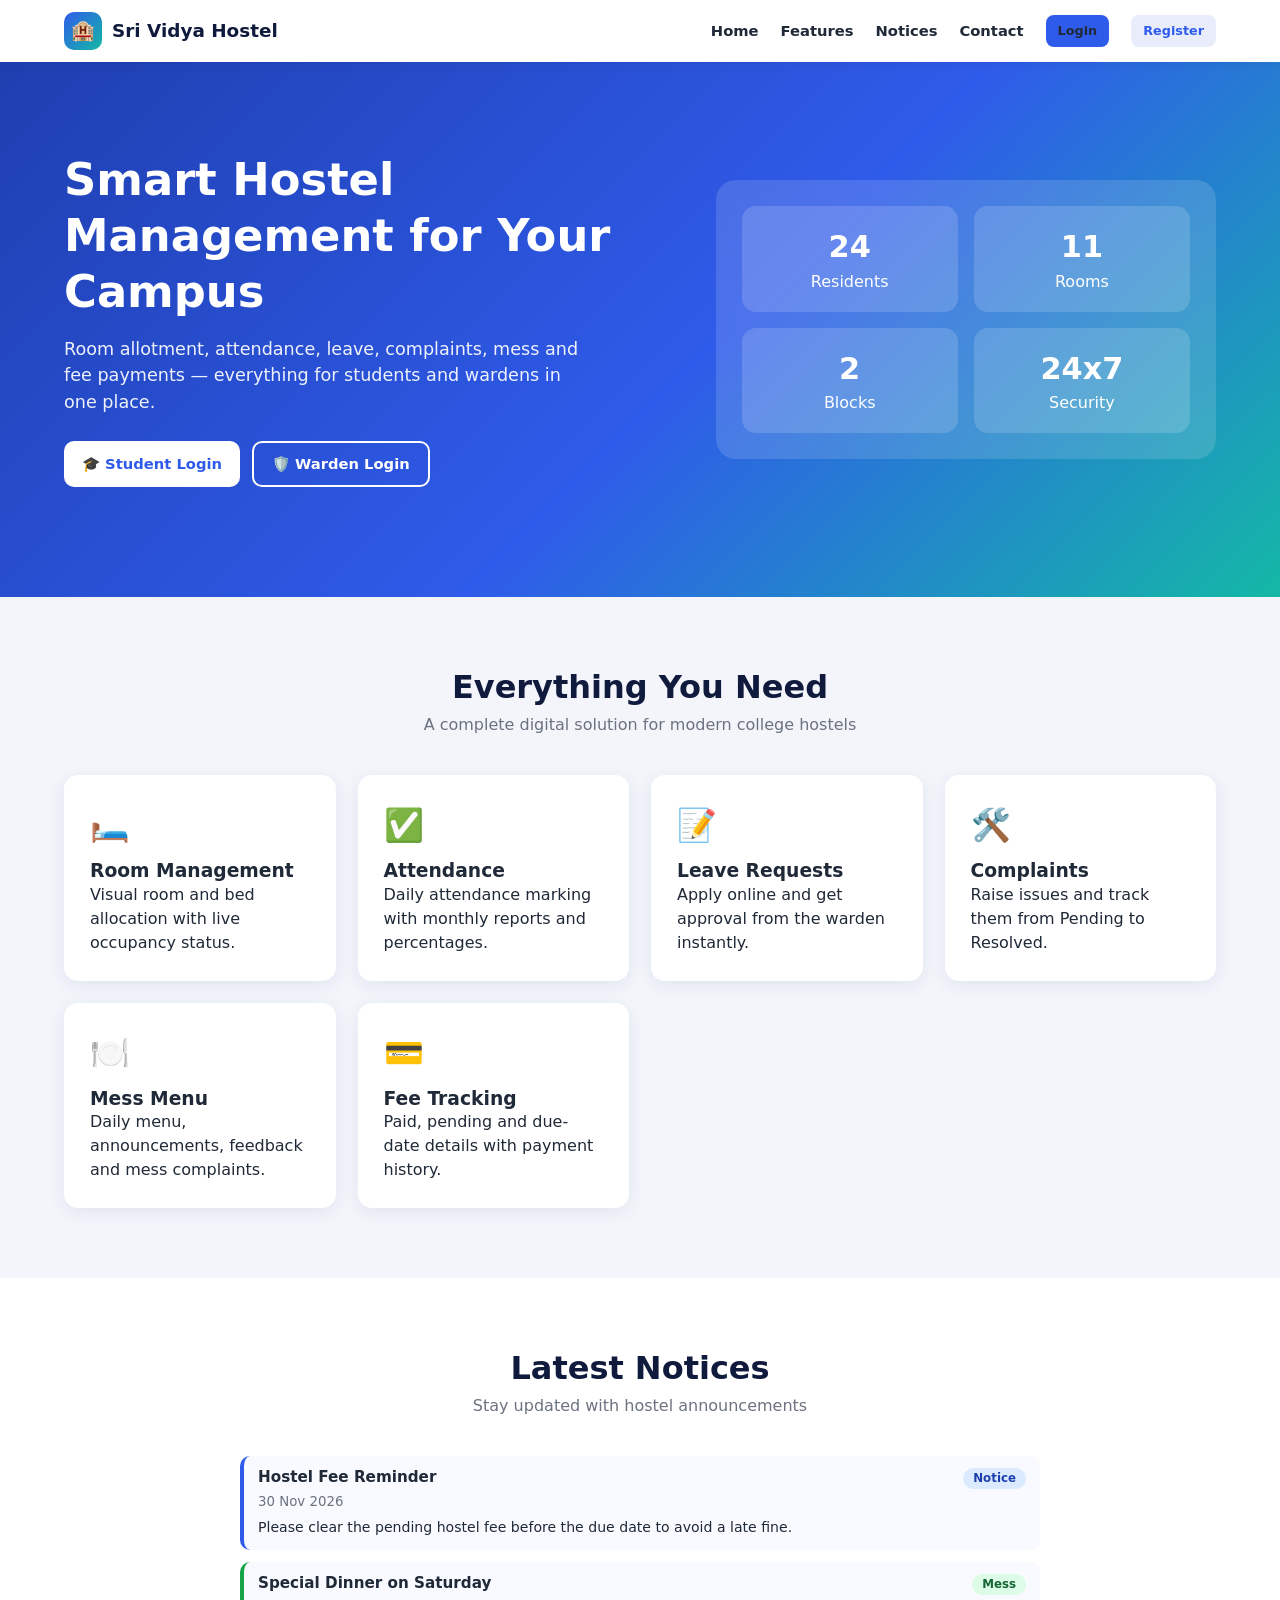
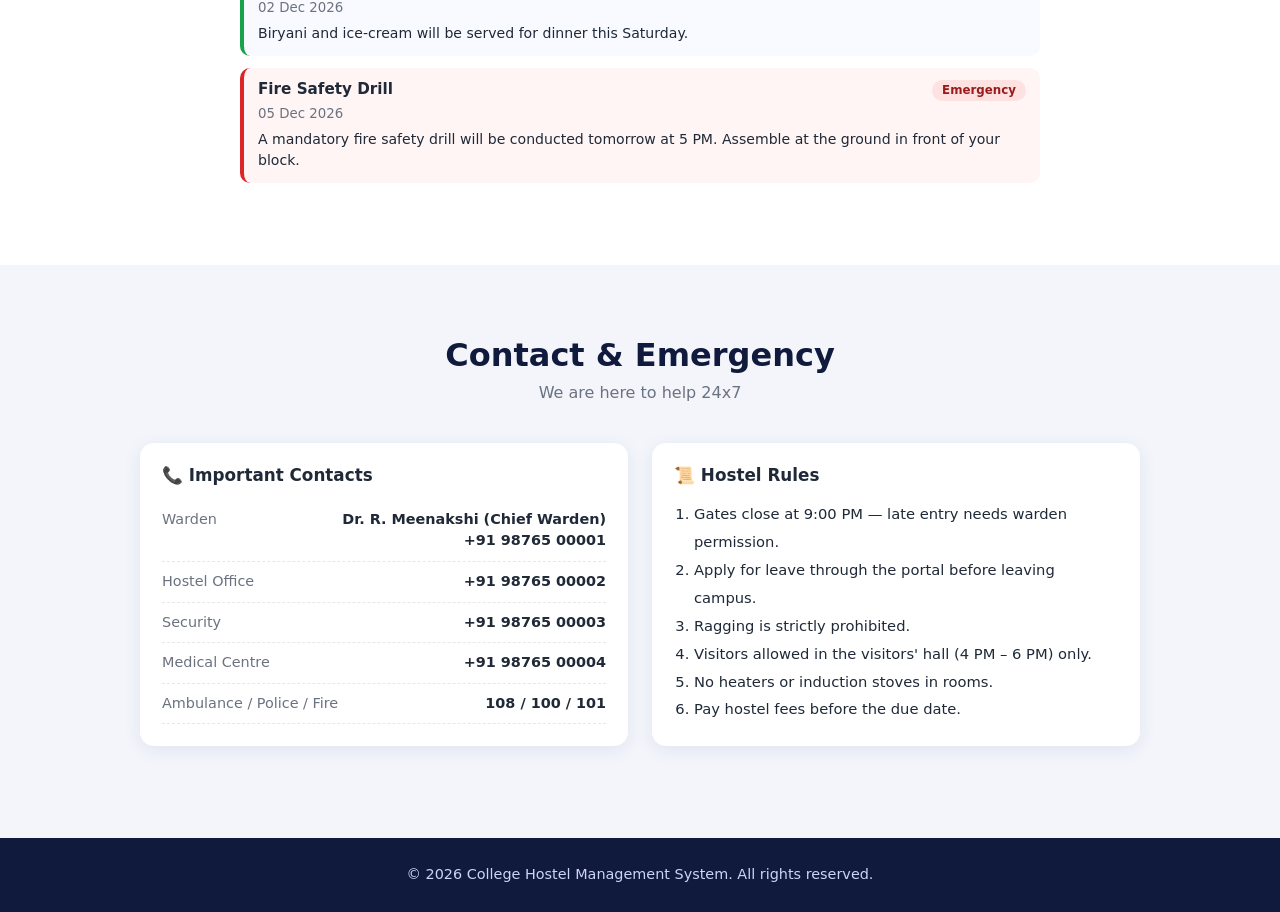
<file: index.html>
<!DOCTYPE html>
<html lang="en">
<head>
  <meta charset="UTF-8">
  <meta name="viewport" content="width=device-width, initial-scale=1.0">
  <title>Hostel Management System</title>
  <link rel="stylesheet" href="style.css">
</head>
<body data-page="home">

  <!-- Navigation -->
  <header class="navbar">
    <div class="brand"><div class="logo">🏨</div><span id="hostelNameBrand">College Hostel</span></div>
    <button class="nav-toggle" onclick="document.getElementById('navLinks').classList.toggle('open')">☰</button>
    <nav class="nav-links" id="navLinks">
      <a href="#home">Home</a>
      <a href="#features">Features</a>
      <a href="#notices">Notices</a>
      <a href="#contact">Contact</a>
      <a class="btn sm" href="login.html#student">Login</a>
      <a class="btn sm secondary" href="login.html#register">Register</a>
    </nav>
  </header>

  <!-- Hero -->
  <section class="hero" id="home">
    <div>
      <h1>Smart Hostel Management for Your Campus</h1>
      <p>Room allotment, attendance, leave, complaints, mess and fee payments — everything for students and wardens in one place.</p>
      <div class="hero-actions">
        <a class="btn" href="login.html#student">🎓 Student Login</a>
        <a class="btn outline" href="login.html#admin">🛡️ Warden Login</a>
      </div>
    </div>
    <div class="hero-card" id="homeStats"></div>
  </section>

  <!-- Features -->
  <section class="section-pad" id="features">
    <div class="section-title"><h2>Everything You Need</h2><p>A complete digital solution for modern college hostels</p></div>
    <div class="feature-grid">
      <div class="feature"><div class="ic">🛏️</div><h3>Room Management</h3><p>Visual room and bed allocation with live occupancy status.</p></div>
      <div class="feature"><div class="ic">✅</div><h3>Attendance</h3><p>Daily attendance marking with monthly reports and percentages.</p></div>
      <div class="feature"><div class="ic">📝</div><h3>Leave Requests</h3><p>Apply online and get approval from the warden instantly.</p></div>
      <div class="feature"><div class="ic">🛠️</div><h3>Complaints</h3><p>Raise issues and track them from Pending to Resolved.</p></div>
      <div class="feature"><div class="ic">🍽️</div><h3>Mess Menu</h3><p>Daily menu, announcements, feedback and mess complaints.</p></div>
      <div class="feature"><div class="ic">💳</div><h3>Fee Tracking</h3><p>Paid, pending and due-date details with payment history.</p></div>
    </div>
  </section>

  <!-- Notices -->
  <section class="section-pad" id="notices" style="background:#fff">
    <div class="section-title"><h2>Latest Notices</h2><p>Stay updated with hostel announcements</p></div>
    <div style="max-width:800px;margin:auto" id="homeNotices"></div>
  </section>

  <!-- Contact -->
  <section class="section-pad" id="contact">
    <div class="section-title"><h2>Contact & Emergency</h2><p>We are here to help 24x7</p></div>
    <div class="two-col" style="max-width:1000px;margin:auto">
      <div class="card"><h3>📞 Important Contacts</h3><div id="homeContacts"></div></div>
      <div class="card"><h3>📜 Hostel Rules</h3>
        <ol style="padding-left:20px;line-height:1.9;font-size:.92rem">
          <li>Gates close at 9:00 PM — late entry needs warden permission.</li>
          <li>Apply for leave through the portal before leaving campus.</li>
          <li>Ragging is strictly prohibited.</li>
          <li>Visitors allowed in the visitors' hall (4 PM – 6 PM) only.</li>
          <li>No heaters or induction stoves in rooms.</li>
          <li>Pay hostel fees before the due date.</li>
        </ol>
      </div>
    </div>
  </section>

  <footer class="footer">© 2026 College Hostel Management System. All rights reserved.</footer>

  <script src="script.js"></script>
  <script>initHome();</script>
</body>
</html>
</file>
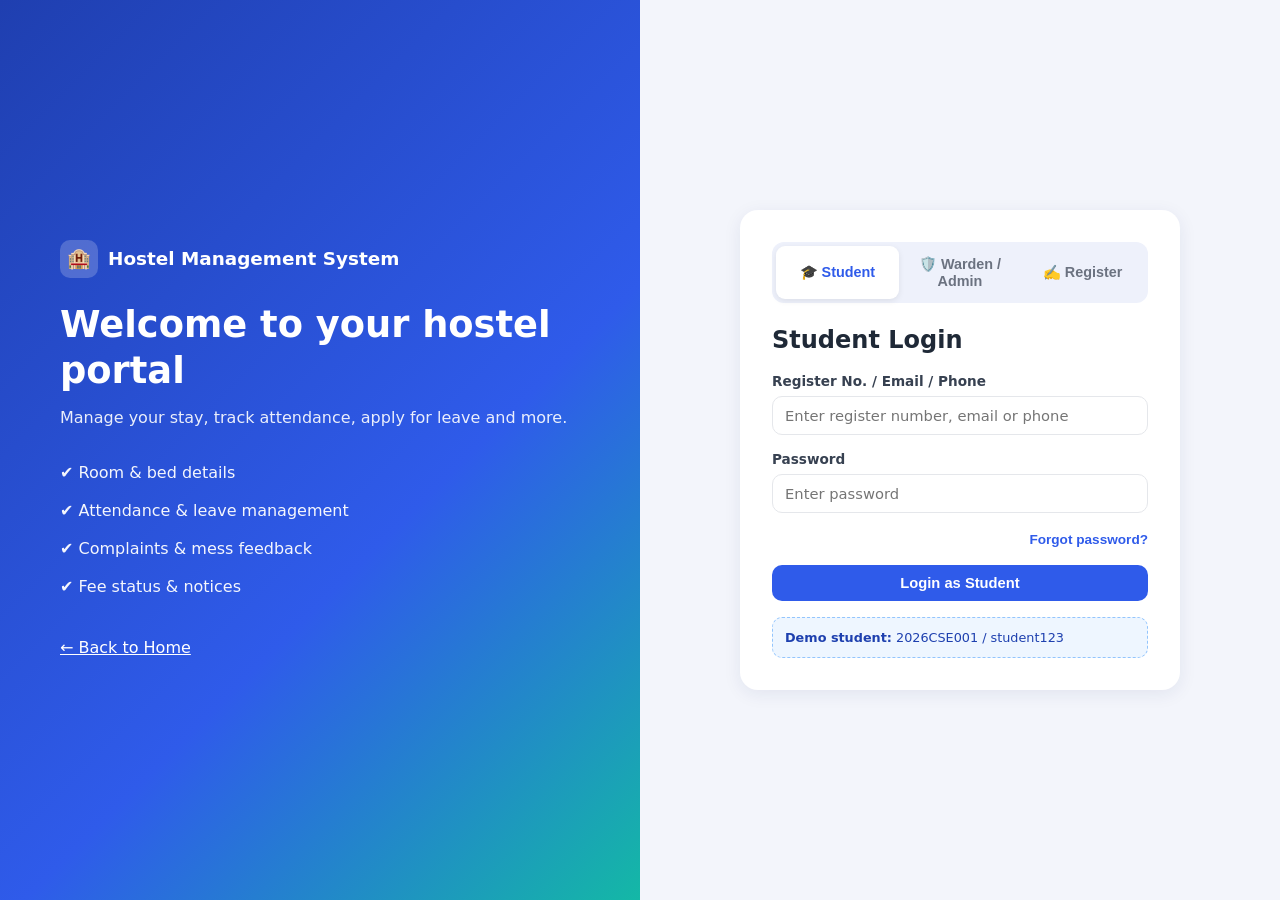
<file: Admin dashboard.html>
<!DOCTYPE html>
<html lang="en">
<head>
  <meta charset="UTF-8">
  <meta name="viewport" content="width=device-width, initial-scale=1.0">
  <title>Admin Dashboard - Hostel Management System</title>
  <link rel="stylesheet" href="style.css">
</head>
<body data-page="admin">
<div class="layout">
  <aside class="sidebar" id="sidebar"></aside>
  <div class="overlay" id="overlay"></div>

  <div class="main">
    <header class="topbar">
      <div class="top-left"><button class="menu-btn" id="menuBtn">☰</button><h2 id="pageTitle">Admin Dashboard</h2></div>
      <div class="user-chip" id="userChip"></div>
    </header>

    <main class="content">
      <!-- Each section is filled by script.js (adminRenderers) -->
      <section class="section" id="sec-dashboard"></section>
      <section class="section" id="sec-students"></section>
      <section class="section" id="sec-rooms"></section>
      <section class="section" id="sec-attendance"></section>
      <section class="section" id="sec-leaves"></section>
      <section class="section" id="sec-complaints"></section>
      <section class="section" id="sec-fees"></section>
      <section class="section" id="sec-notices"></section>
      <section class="section" id="sec-mess"></section>
      <section class="section" id="sec-contact"></section>
      <section class="section" id="sec-settings"></section>
    </main>
  </div>
</div>

<script src="script.js"></script>
<script>initAdmin();</script>
</body>
</html>
</file>
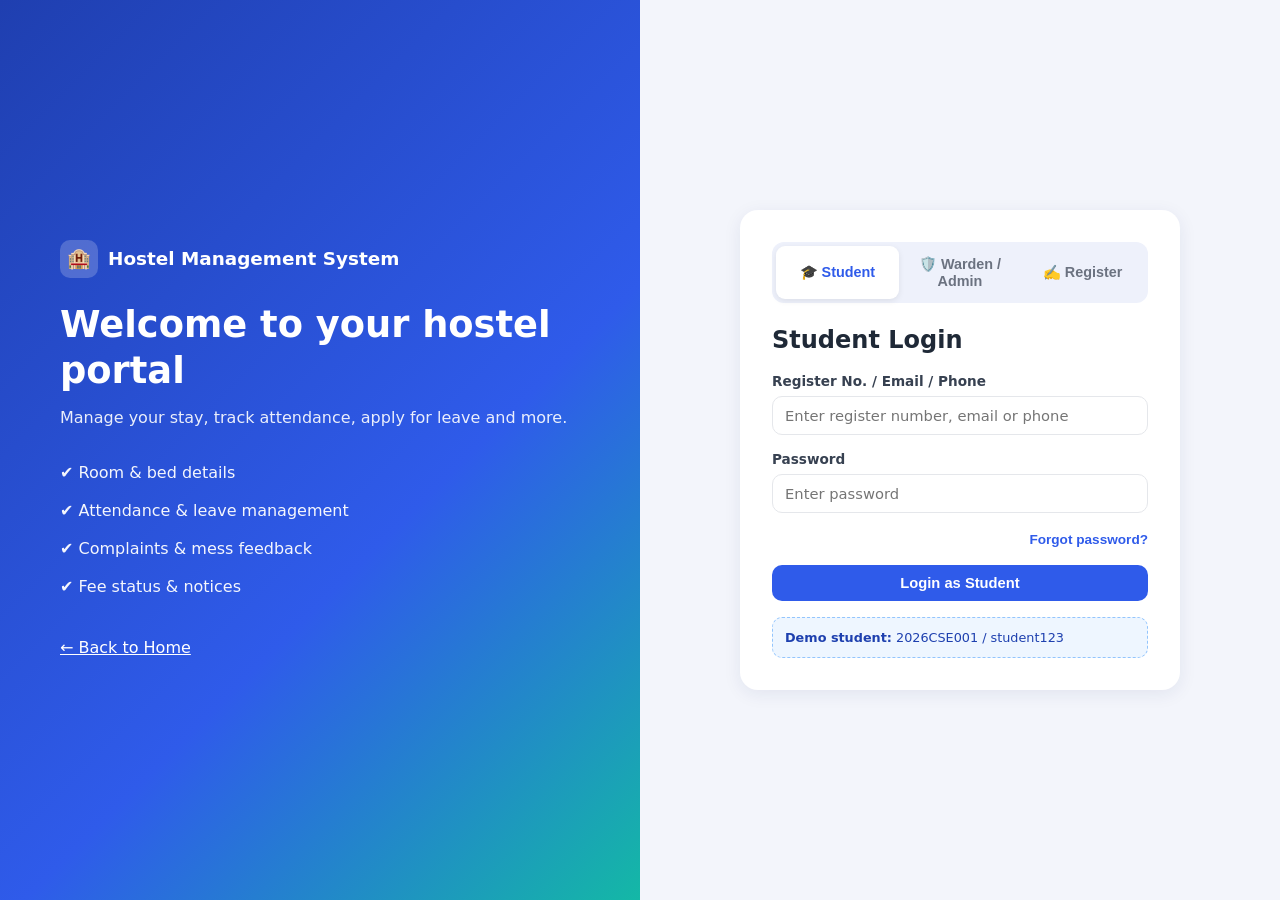
<file: login.html>
<!DOCTYPE html>
<html lang="en">
<head>
  <meta charset="UTF-8">
  <meta name="viewport" content="width=device-width, initial-scale=1.0">
  <title>Login - Hostel Management System</title>
  <link rel="stylesheet" href="style.css">
</head>
<body data-page="login">
<div class="auth-wrap">

  <div class="auth-side">
    <div class="brand" style="color:#fff;margin-bottom:24px"><div class="logo" style="background:rgba(255,255,255,.2)">🏨</div>Hostel Management System</div>
    <h1>Welcome to your hostel portal</h1>
    <p style="opacity:.9">Manage your stay, track attendance, apply for leave and more.</p>
    <ul>
      <li>✔ Room &amp; bed details</li>
      <li>✔ Attendance &amp; leave management</li>
      <li>✔ Complaints &amp; mess feedback</li>
      <li>✔ Fee status &amp; notices</li>
    </ul>
    <p style="margin-top:30px"><a href="index.html" style="color:#fff;text-decoration:underline">← Back to Home</a></p>
  </div>

  <div class="auth-main">
    <div class="auth-box">
      <div class="tabs">
        <button class="active" data-tab="student" onclick="switchAuthTab('student')">🎓 Student</button>
        <button data-tab="admin" onclick="switchAuthTab('admin')">🛡️ Warden / Admin</button>
        <button data-tab="register" onclick="switchAuthTab('register')">✍️ Register</button>
      </div>

      <!-- Student login -->
      <form class="auth-form" id="form-student" onsubmit="event.preventDefault();doLogin('student')">
        <h2 style="margin-bottom:16px">Student Login</h2>
        <div class="alert" id="studentAlert"></div>
        <div class="form-group"><label>Register No. / Email / Phone</label><input id="studentId" placeholder="Enter register number, email or phone" autocomplete="username"></div>
        <div class="form-group"><label>Password</label><input type="password" id="studentPw" placeholder="Enter password" autocomplete="current-password"></div>
        <div style="text-align:right;margin-bottom:14px"><button type="button" class="link" onclick="forgotPassword()">Forgot password?</button></div>
        <button class="btn block">Login as Student</button>
        <div class="hint" id="studentHint"></div>
      </form>

      <!-- Admin login -->
      <form class="auth-form" id="form-admin" style="display:none" onsubmit="event.preventDefault();doLogin('admin')">
        <h2 style="margin-bottom:16px">Warden / Admin Login</h2>
        <div class="alert" id="adminAlert"></div>
        <div class="form-group"><label>Username / Email / Phone</label><input id="adminId" placeholder="Enter username" autocomplete="username"></div>
        <div class="form-group"><label>Password</label><input type="password" id="adminPw" placeholder="Enter password" autocomplete="current-password"></div>
        <div style="text-align:right;margin-bottom:14px"><button type="button" class="link" onclick="forgotPassword()">Forgot password?</button></div>
        <button class="btn block">Login as Warden</button>
        <div class="hint" id="adminHint"></div>
      </form>

      <!-- Registration -->
      <form class="auth-form" id="form-register" style="display:none" onsubmit="event.preventDefault();doRegister()">
        <h2 style="margin-bottom:16px">Student Registration</h2>
        <div class="alert" id="regAlert"></div>
        <div class="form-group"><label>Full Name</label><input id="rName"></div>
        <div class="form-row">
          <div class="form-group"><label>Register No.</label><input id="rReg"></div>
          <div class="form-group"><label>Gender</label><select id="rGender"><option value="">Select</option><option>Male</option><option>Female</option><option>Other</option></select></div>
        </div>
        <div class="form-row">
          <div class="form-group"><label>Email</label><input type="email" id="rEmail"></div>
          <div class="form-group"><label>Phone (10 digits)</label><input id="rPhone" maxlength="10"></div>
        </div>
        <div class="form-row">
          <div class="form-group"><label>Department</label><select id="rDept"><option value="">Select</option><option>CSE</option><option>IT</option><option>ECE</option><option>EEE</option><option>MECH</option><option>CIVIL</option></select></div>
          <div class="form-group"><label>Year</label><select id="rYear"><option value="">Select</option><option>1</option><option>2</option><option>3</option><option>4</option></select></div>
        </div>
        <div class="form-row">
          <div class="form-group"><label>Password</label><input type="password" id="rPw"></div>
          <div class="form-group"><label>Confirm Password</label><input type="password" id="rPw2"></div>
        </div>
        <button class="btn block">Create Account</button>
      </form>
    </div>
  </div>
</div>

<script src="script.js"></script>
<script>initLogin();</script>
</body>
</html>
</file>
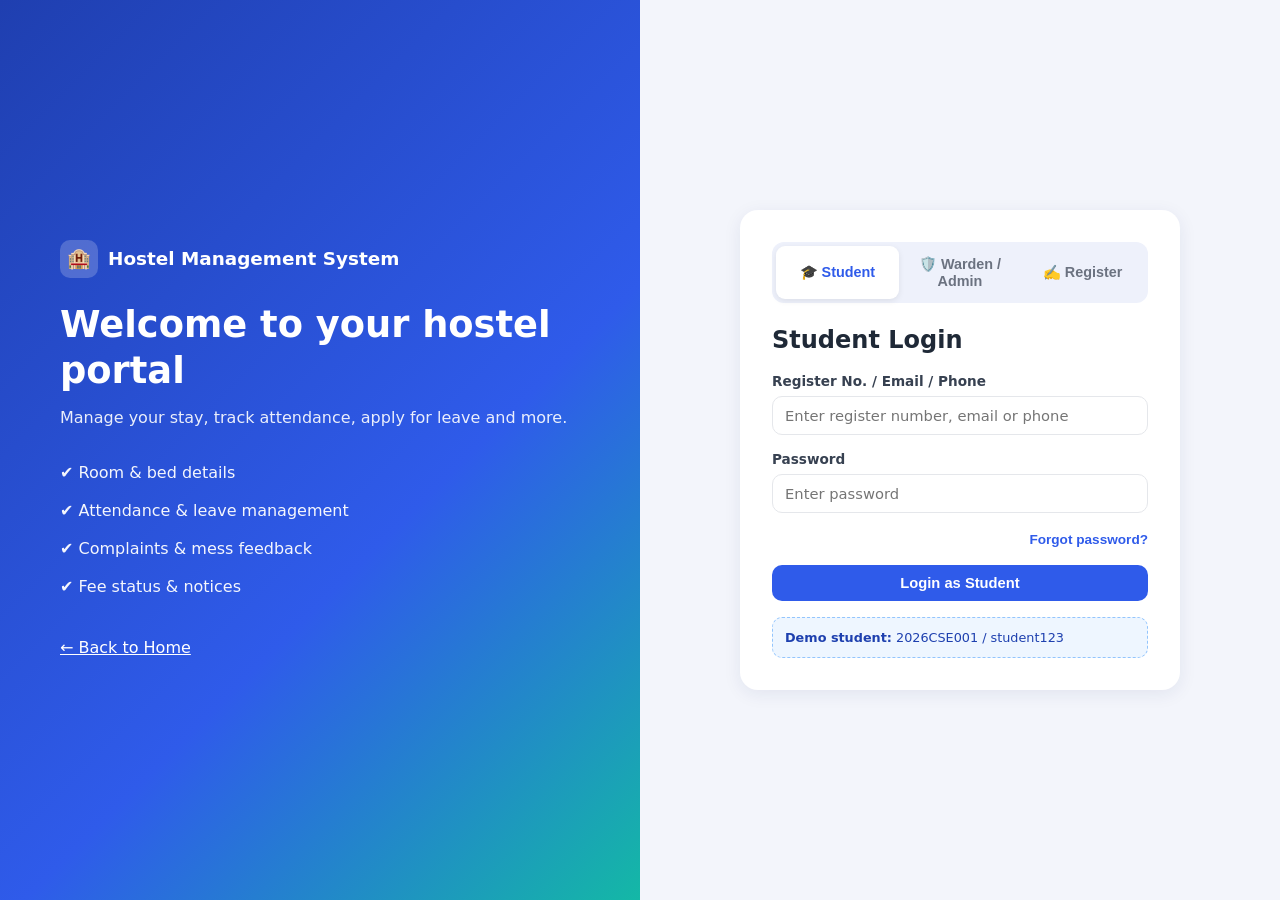
<file: student-dashboard.html>
<!DOCTYPE html>
<html lang="en">
<head>
  <meta charset="UTF-8">
  <meta name="viewport" content="width=device-width, initial-scale=1.0">
  <title>Student Dashboard - Hostel Management System</title>
  <link rel="stylesheet" href="style.css">
</head>
<body data-page="student">
<div class="layout">
  <aside class="sidebar" id="sidebar"></aside>
  <div class="overlay" id="overlay"></div>

  <div class="main">
    <header class="topbar">
      <div class="top-left"><button class="menu-btn" id="menuBtn">☰</button><h2 id="pageTitle">Dashboard</h2></div>
      <div class="user-chip" id="userChip"></div>
    </header>

    <main class="content">
      <!-- Each section is filled by script.js (studentRenderers) -->
      <section class="section" id="sec-dashboard"></section>
      <section class="section" id="sec-profile"></section>
      <section class="section" id="sec-room"></section>
      <section class="section" id="sec-attendance"></section>
      <section class="section" id="sec-leave"></section>
      <section class="section" id="sec-complaints"></section>
      <section class="section" id="sec-mess"></section>
      <section class="section" id="sec-fees"></section>
      <section class="section" id="sec-notices"></section>
      <section class="section" id="sec-contact"></section>
    </main>
  </div>
</div>

<script src="script.js"></script>
<script>initStudent();</script>
</body>
</html>
</file>
<file: style.css>
/* ===== HOSTEL MANAGEMENT SYSTEM - style.css ===== */
:root{
  --primary:#2f5bea; --primary-dark:#1f3fb0; --accent:#14b8a6;
  --bg:#f3f5fb; --card:#ffffff; --text:#1f2937; --muted:#6b7280; --border:#e5e7eb;
  --green:#16a34a; --red:#dc2626; --orange:#f59e0b; --blue:#0ea5e9; --purple:#7c3aed;
  --sidebar:#101a3d; --radius:14px; --shadow:0 4px 18px rgba(31,41,99,.08);
}
*{box-sizing:border-box;margin:0;padding:0}
html{scroll-behavior:smooth}
body{font-family:'Segoe UI',system-ui,-apple-system,Roboto,Arial,sans-serif;background:var(--bg);color:var(--text);line-height:1.5}
a{color:var(--primary);text-decoration:none}
h1,h2,h3,h4{line-height:1.25}
img{max-width:100%}

/* ---------- Buttons ---------- */
.btn{display:inline-flex;align-items:center;gap:6px;border:0;cursor:pointer;padding:10px 18px;border-radius:10px;font-size:.92rem;font-weight:600;background:var(--primary);color:#fff;transition:.2s}
.btn:hover{background:var(--primary-dark);transform:translateY(-1px)}
.btn.secondary{background:#e8ecfb;color:var(--primary)}
.btn.secondary:hover{background:#d9e0fa}
.btn.success{background:var(--green)} .btn.danger{background:var(--red)} .btn.warn{background:var(--orange)}
.btn.outline{background:transparent;border:2px solid #fff;color:#fff}
.btn.sm{padding:6px 12px;font-size:.8rem;border-radius:8px}
.btn.block{width:100%;justify-content:center}

/* ---------- Forms ---------- */
.form-group{margin-bottom:14px}
label{display:block;font-size:.85rem;font-weight:600;margin-bottom:5px;color:#374151}
input,select,textarea{width:100%;padding:10px 12px;border:1px solid var(--border);border-radius:10px;font-size:.92rem;font-family:inherit;background:#fff;transition:.2s}
input:focus,select:focus,textarea:focus{outline:none;border-color:var(--primary);box-shadow:0 0 0 3px rgba(47,91,234,.15)}
textarea{resize:vertical;min-height:90px}
.form-row{display:grid;grid-template-columns:repeat(auto-fit,minmax(200px,1fr));gap:14px}
.link{background:none;border:0;color:var(--primary);cursor:pointer;font-size:.85rem;font-weight:600}

/* ---------- Public navbar / home ---------- */
.navbar{position:sticky;top:0;z-index:50;background:#fff;box-shadow:0 2px 10px rgba(0,0,0,.06);display:flex;align-items:center;justify-content:space-between;padding:12px 5%}
.brand{display:flex;align-items:center;gap:10px;font-weight:800;font-size:1.15rem;color:var(--sidebar)}
.brand .logo{width:38px;height:38px;border-radius:10px;background:linear-gradient(135deg,var(--primary),var(--accent));display:grid;place-items:center;color:#fff;font-size:1.2rem}
.nav-links{display:flex;gap:22px;align-items:center}
.nav-links a{color:var(--text);font-weight:600;font-size:.92rem}
.nav-links a:hover{color:var(--primary)}
.nav-toggle{display:none;background:none;border:0;font-size:1.6rem;cursor:pointer}
.hero{background:linear-gradient(135deg,#1f3fb0 0%,#2f5bea 55%,#14b8a6 100%);color:#fff;padding:90px 5% 110px;display:grid;grid-template-columns:1.1fr .9fr;gap:40px;align-items:center}
.hero h1{font-size:2.8rem;margin-bottom:16px}
.hero p{font-size:1.1rem;opacity:.92;margin-bottom:26px;max-width:520px}
.hero-actions{display:flex;gap:12px;flex-wrap:wrap}
.hero .btn{background:#fff;color:var(--primary)}
.hero .btn.outline{background:transparent;color:#fff}
.hero-card{background:rgba(255,255,255,.14);backdrop-filter:blur(8px);border-radius:20px;padding:26px;display:grid;grid-template-columns:1fr 1fr;gap:16px;animation:float 5s ease-in-out infinite}
.hero-card div{background:rgba(255,255,255,.15);border-radius:14px;padding:18px;text-align:center}
.hero-card b{font-size:1.9rem;display:block}
@keyframes float{50%{transform:translateY(-10px)}}
.section-pad{padding:70px 5%}
.section-title{text-align:center;margin-bottom:38px}
.section-title h2{font-size:2rem;color:var(--sidebar)}
.section-title p{color:var(--muted);margin-top:6px}
.feature-grid{display:grid;grid-template-columns:repeat(auto-fit,minmax(230px,1fr));gap:22px}
.feature{background:#fff;border-radius:var(--radius);padding:26px;box-shadow:var(--shadow);transition:.25s}
.feature:hover{transform:translateY(-6px)}
.feature .ic{font-size:2rem;margin-bottom:10px}
.two-col{display:grid;grid-template-columns:1fr 1fr;gap:24px}
.footer{background:var(--sidebar);color:#cbd5f5;text-align:center;padding:26px 5%;font-size:.9rem}

/* ---------- Login ---------- */
.auth-wrap{min-height:100vh;display:grid;grid-template-columns:1fr 1fr}
.auth-side{background:linear-gradient(135deg,#1f3fb0,#2f5bea 60%,#14b8a6);color:#fff;padding:60px;display:flex;flex-direction:column;justify-content:center}
.auth-side h1{font-size:2.3rem;margin-bottom:12px}
.auth-side ul{margin-top:24px;list-style:none}
.auth-side li{padding:7px 0;opacity:.95}
.auth-main{display:flex;align-items:center;justify-content:center;padding:30px}
.auth-box{width:100%;max-width:440px;background:#fff;padding:32px;border-radius:18px;box-shadow:var(--shadow);animation:fadeUp .5s}
.tabs{display:flex;background:#eef1fb;border-radius:12px;padding:4px;margin-bottom:22px}
.tabs button{flex:1;border:0;background:none;padding:10px;border-radius:9px;font-weight:700;cursor:pointer;color:var(--muted);font-size:.9rem}
.tabs button.active{background:#fff;color:var(--primary);box-shadow:0 2px 6px rgba(0,0,0,.08)}
.hint{background:#eef6ff;border:1px dashed #93c5fd;color:#1e40af;border-radius:10px;padding:10px 12px;font-size:.8rem;margin-top:16px}
.alert{padding:10px 12px;border-radius:10px;font-size:.88rem;margin-bottom:14px;display:none}
.alert.error{background:#fee2e2;color:#991b1b;display:block}
.alert.ok{background:#dcfce7;color:#166534;display:block}

/* ---------- Dashboard layout ---------- */
.layout{display:flex;min-height:100vh}
.sidebar{width:250px;background:var(--sidebar);color:#cbd5f5;position:fixed;inset:0 auto 0 0;display:flex;flex-direction:column;z-index:100;transition:transform .3s;overflow-y:auto}
.sidebar .brand{color:#fff;padding:20px 20px 14px}
.sidebar .role-tag{margin:0 20px 12px;font-size:.72rem;letter-spacing:.08em;text-transform:uppercase;color:#8ea0e8}
.sidebar nav{flex:1;padding:6px 12px}
.sidebar nav a{display:flex;align-items:center;gap:12px;padding:11px 14px;border-radius:10px;color:#cbd5f5;font-size:.92rem;font-weight:500;margin-bottom:3px;cursor:pointer;transition:.2s}
.sidebar nav a:hover{background:rgba(255,255,255,.08);color:#fff}
.sidebar nav a.active{background:var(--primary);color:#fff;box-shadow:0 4px 12px rgba(47,91,234,.4)}
.sidebar .side-foot{padding:14px 20px;font-size:.78rem;opacity:.7}
.main{margin-left:250px;flex:1;min-width:0}
.topbar{background:#fff;padding:14px 28px;display:flex;align-items:center;justify-content:space-between;box-shadow:0 2px 8px rgba(0,0,0,.05);position:sticky;top:0;z-index:40}
.topbar h2{font-size:1.2rem}
.menu-btn{display:none;background:none;border:0;font-size:1.6rem;cursor:pointer;margin-right:10px}
.top-left{display:flex;align-items:center}
.user-chip{display:flex;align-items:center;gap:10px}
.avatar{width:38px;height:38px;border-radius:50%;background:linear-gradient(135deg,var(--primary),var(--accent));color:#fff;display:grid;place-items:center;font-weight:700}
.avatar.lg{width:84px;height:84px;font-size:2rem}
.content{padding:26px 28px 50px}
.section{display:none;animation:fadeUp .4s}
.section.active{display:block}
@keyframes fadeUp{from{opacity:0;transform:translateY(12px)}to{opacity:1;transform:none}}
.overlay{display:none;position:fixed;inset:0;background:rgba(0,0,0,.4);z-index:90}

/* ---------- Cards / stats ---------- */
.card{background:var(--card);border-radius:var(--radius);box-shadow:var(--shadow);padding:22px;margin-bottom:22px}
.card h3{font-size:1.05rem;margin-bottom:14px;display:flex;justify-content:space-between;align-items:center;gap:10px;flex-wrap:wrap}
.stat-grid{display:grid;grid-template-columns:repeat(auto-fit,minmax(200px,1fr));gap:18px;margin-bottom:22px}
.stat{background:#fff;border-radius:var(--radius);box-shadow:var(--shadow);padding:20px;display:flex;align-items:center;gap:16px;transition:.25s}
.stat:hover{transform:translateY(-4px)}
.stat .ic{width:52px;height:52px;border-radius:14px;display:grid;place-items:center;font-size:1.5rem;background:#e8ecfb}
.stat b{font-size:1.55rem;display:block;line-height:1.1}
.stat span{color:var(--muted);font-size:.82rem}
.stat.green .ic{background:#dcfce7} .stat.orange .ic{background:#fef3c7} .stat.red .ic{background:#fee2e2} .stat.purple .ic{background:#ede9fe} .stat.teal .ic{background:#ccfbf1}
.grid-2{display:grid;grid-template-columns:repeat(auto-fit,minmax(340px,1fr));gap:22px}
.grid-2 .card{margin-bottom:0}
.grid-3{display:grid;grid-template-columns:repeat(auto-fit,minmax(280px,1fr));gap:22px;margin-bottom:22px}
.grid-3 .card{margin-bottom:0}

/* ---------- Tables ---------- */
.table-wrap{overflow-x:auto}
table{width:100%;border-collapse:collapse;font-size:.88rem}
th{background:#f3f5fb;text-align:left;padding:11px 12px;font-weight:700;color:#374151;white-space:nowrap}
td{padding:11px 12px;border-bottom:1px solid var(--border);vertical-align:middle}
tr:hover td{background:#fafbff}
.empty{text-align:center;color:var(--muted);padding:26px}

/* ---------- Badges / progress ---------- */
.badge{display:inline-block;padding:3px 10px;border-radius:20px;font-size:.74rem;font-weight:700;white-space:nowrap}
.badge.green{background:#dcfce7;color:#166534} .badge.red{background:#fee2e2;color:#991b1b}
.badge.orange{background:#fef3c7;color:#92400e} .badge.blue{background:#dbeafe;color:#1e40af}
.badge.gray{background:#e5e7eb;color:#374151} .badge.purple{background:#ede9fe;color:#5b21b6}
.progress{height:10px;background:#e5e7eb;border-radius:10px;overflow:hidden}
.progress>div{height:100%;background:linear-gradient(90deg,var(--primary),var(--accent));border-radius:10px;transition:width .8s}

/* ---------- Info rows / lists ---------- */
.info-list{list-style:none}
.info-list li{display:flex;justify-content:space-between;gap:14px;padding:9px 0;border-bottom:1px dashed var(--border);font-size:.9rem}
.info-list li span{color:var(--muted)}
.info-list li b{text-align:right}
.notice{border-left:4px solid var(--primary);background:#f8faff;padding:12px 14px;border-radius:10px;margin-bottom:12px}
.notice.Emergency{border-color:var(--red);background:#fff5f5}
.notice.Event{border-color:var(--purple)} .notice.Maintenance{border-color:var(--orange)} .notice.Mess{border-color:var(--green)}
.notice h4{font-size:.95rem;display:flex;justify-content:space-between;gap:8px;flex-wrap:wrap}
.notice small{color:var(--muted)}
.notice p{font-size:.88rem;margin-top:4px}
.toolbar{display:flex;flex-wrap:wrap;gap:10px;margin-bottom:16px}
.toolbar input,.toolbar select{width:auto;flex:1;min-width:140px}

/* ---------- Rooms ---------- */
.room-grid{display:grid;grid-template-columns:repeat(auto-fill,minmax(250px,1fr));gap:18px}
.room-card{background:#fff;border-radius:var(--radius);box-shadow:var(--shadow);padding:18px;border-top:5px solid var(--green);transition:.25s}
.room-card:hover{transform:translateY(-4px)}
.room-card.full{border-top-color:var(--red)} .room-card.partial{border-top-color:var(--orange)}
.room-card h4{display:flex;justify-content:space-between;align-items:center;margin-bottom:8px}
.beds{display:flex;gap:6px;margin:10px 0}
.bed{flex:1;height:30px;border-radius:7px;background:#dcfce7;border:2px dashed #86efac;display:grid;place-items:center;font-size:.7rem;color:#166534}
.bed.taken{background:#fee2e2;border:2px solid #fca5a5;color:#991b1b}
.chip{display:inline-block;background:#eef1fb;border-radius:20px;padding:3px 10px;font-size:.78rem;margin:2px 3px 2px 0;cursor:pointer}
.chip:hover{background:#d9e0fa}

/* ---------- Attendance calendar ---------- */
.cal{display:grid;grid-template-columns:repeat(7,1fr);gap:6px;text-align:center}
.cal div{padding:10px 0;border-radius:8px;font-size:.82rem;background:#f3f5fb}
.cal .h{background:none;font-weight:700;color:var(--muted)}
.cal .P{background:#dcfce7;color:#166534;font-weight:700} .cal .A{background:#fee2e2;color:#991b1b;font-weight:700}
.stars{display:flex;gap:6px;font-size:1.6rem;cursor:pointer;color:#d1d5db}
.stars span.on{color:#f59e0b}

/* ---------- Charts ---------- */
.chart-box{display:flex;align-items:center;gap:20px;flex-wrap:wrap;justify-content:center}
.legend div{display:flex;align-items:center;gap:8px;font-size:.84rem;margin:4px 0}
.legend i{width:12px;height:12px;border-radius:3px;display:inline-block}

/* ---------- Modal / toast ---------- */
.modal-bg{display:none;position:fixed;inset:0;background:rgba(15,23,42,.55);z-index:200;align-items:center;justify-content:center;padding:16px}
.modal-bg.show{display:flex}
.modal{background:#fff;border-radius:16px;width:100%;max-width:520px;max-height:90vh;overflow-y:auto;padding:24px;animation:fadeUp .3s}
.modal h3{margin-bottom:16px;display:flex;justify-content:space-between}
.modal .close{background:none;border:0;font-size:1.4rem;cursor:pointer}
.toast{position:fixed;right:20px;bottom:20px;background:#111827;color:#fff;padding:12px 18px;border-radius:12px;z-index:300;opacity:0;transform:translateY(20px);transition:.3s;pointer-events:none;max-width:320px}
.toast.show{opacity:1;transform:none}
.toast.success{background:var(--green)} .toast.error{background:var(--red)}

/* ---------- Responsive ---------- */
@media(max-width:992px){
  .hero{grid-template-columns:1fr;padding:60px 5%} .hero h1{font-size:2.1rem}
  .two-col{grid-template-columns:1fr}
  .sidebar{transform:translateX(-100%)} .sidebar.open{transform:none}
  .overlay.show{display:block}
  .main{margin-left:0} .menu-btn{display:block}
  .auth-wrap{grid-template-columns:1fr} .auth-side{display:none}
}
@media(max-width:720px){
  .nav-toggle{display:block}
  .nav-links{display:none;position:absolute;top:100%;left:0;right:0;background:#fff;flex-direction:column;padding:16px;box-shadow:0 8px 14px rgba(0,0,0,.08)}
  .nav-links.open{display:flex}
  .content{padding:18px 14px 40px} .topbar{padding:12px 14px}
  .grid-2{grid-template-columns:1fr}
  .user-chip .uname{display:none}
}
@media print{.sidebar,.topbar,.btn,.toolbar{display:none!important}.main{margin:0}}
</file>
